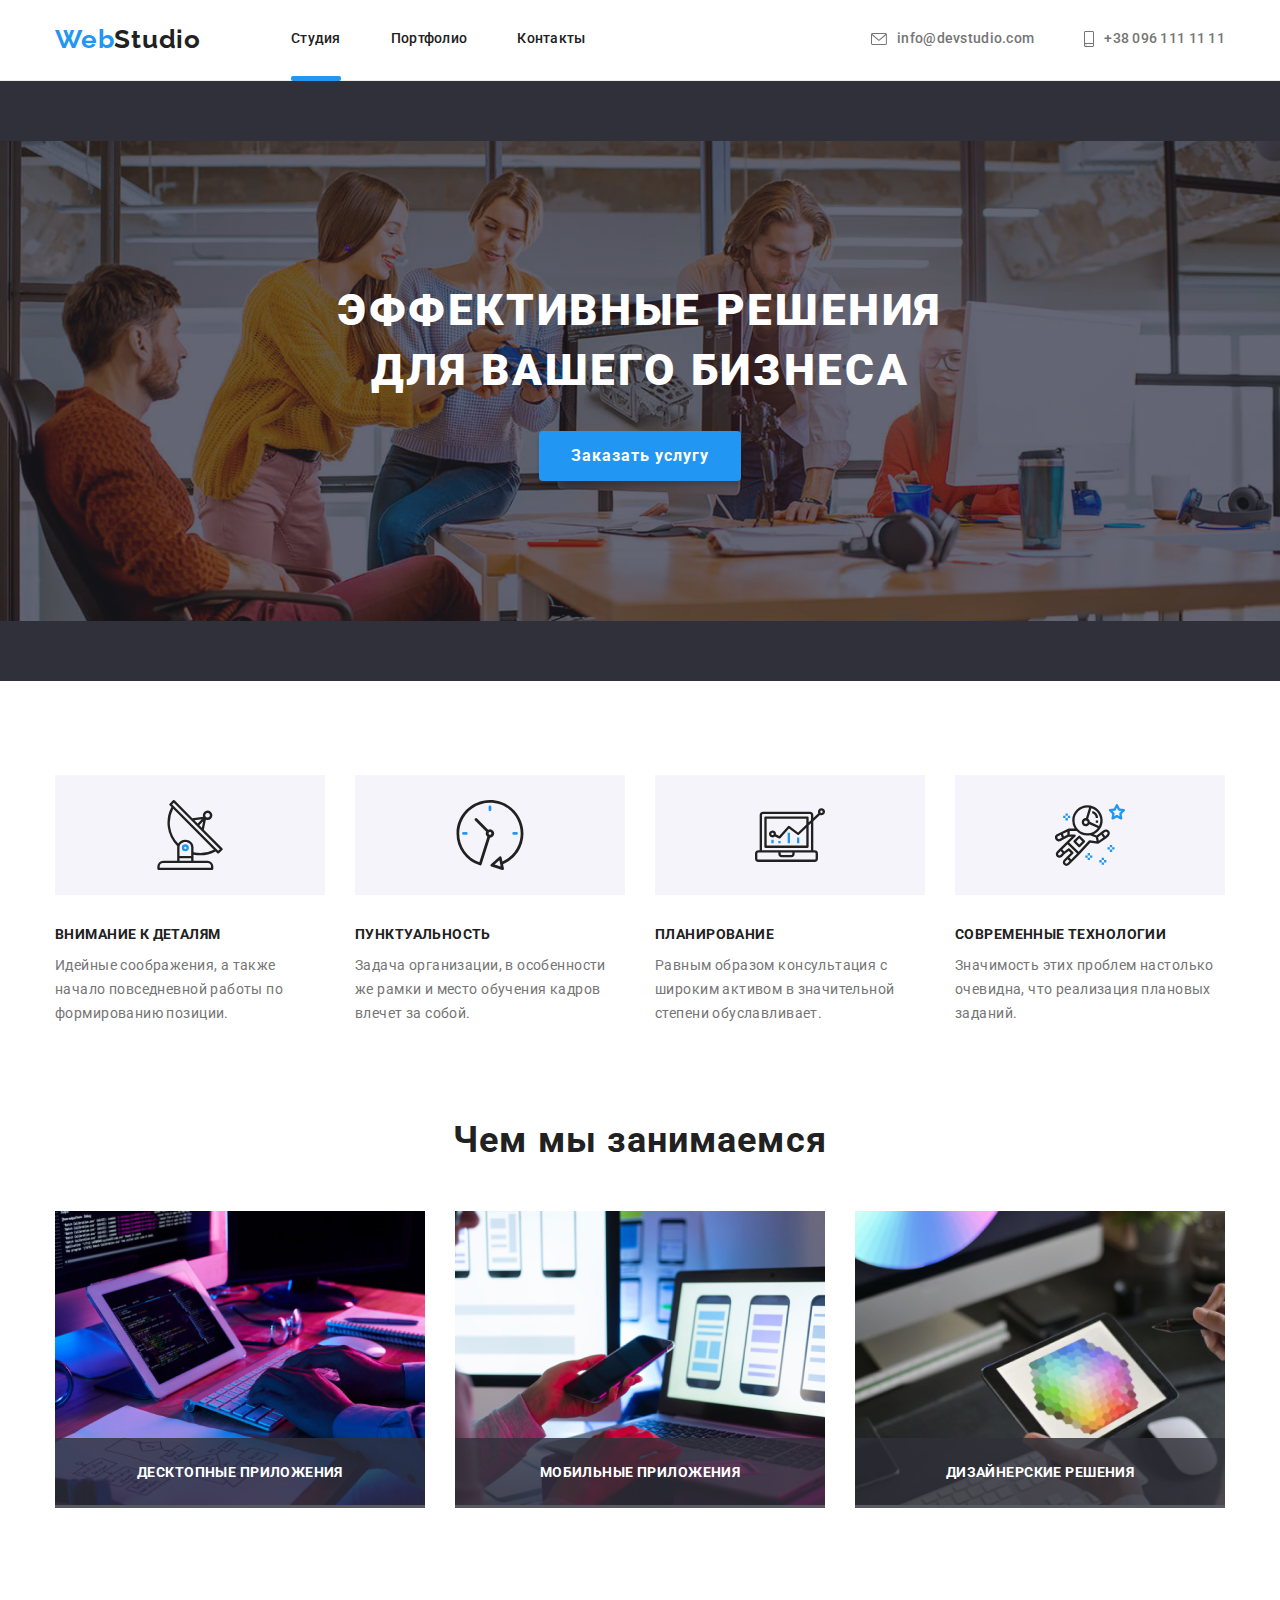
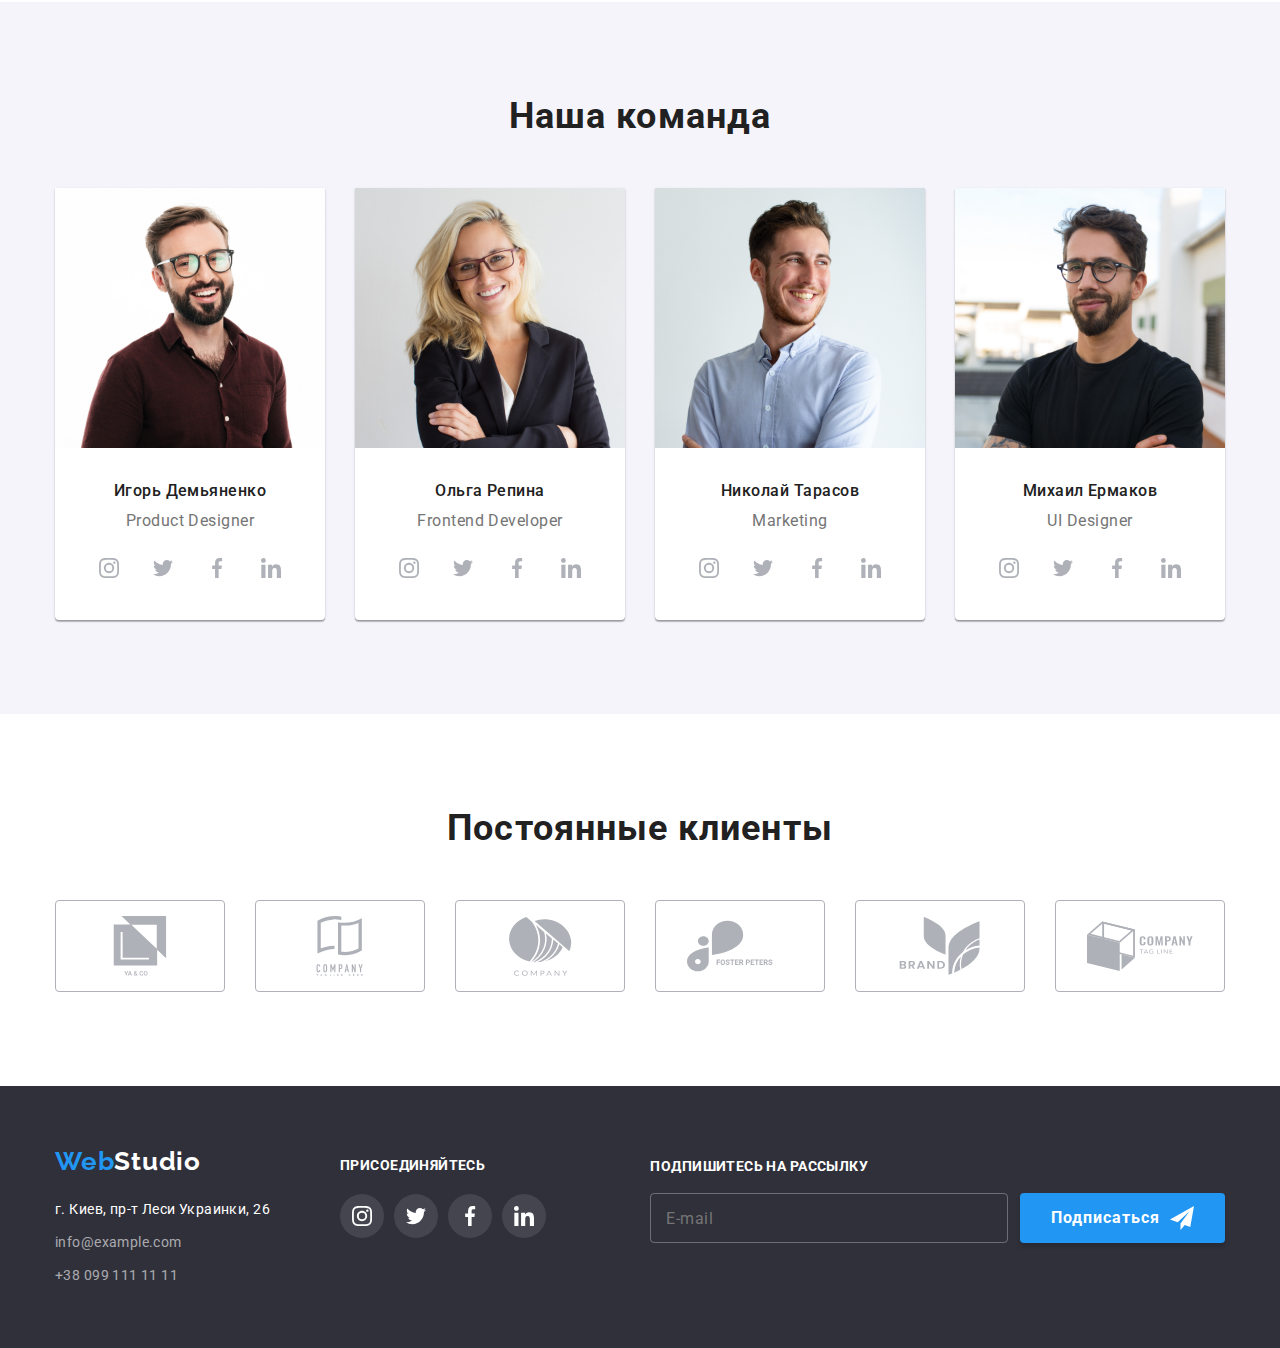
<file: index.html>
<!DOCTYPE html>
<html lang="en">

<head>
    <meta charset="UTF-8">
    <meta http-equiv="X-UA-Compatible" content="IE=edge">
    <meta name="viewport" content="width=device-width, initial-scale=1.0">
    <title>Studio</title>
    <link rel="stylesheet" href="https://cdn.jsdelivr.net/npm/modern-normalize@1.1.0/modern-normalize.min.css">
    <link rel="stylesheet" href="./css/styles.css">
    <link rel="preconnect" href="https://fonts.googleapis.com">
    <link rel="preconnect" href="https://fonts.gstatic.com" crossorigin>
    <link
        href="https://fonts.googleapis.com/css2?family=Raleway:wght@700&family=Roboto:wght@400;500;700;900&display=swap"
        rel="stylesheet">

</head>

<body>

    <!-- Шапка сайта -->
    <header class="header">

        <div class="container header-container">
            <a href="index.html" class="logo link"><span class="logo-web list">Web</span><span
                    class="logo-studio list">Studio</span></a>
            <nav class="nav">

                <ul class="site-nav list">

                    <li class="site-nav-item"><a class="site-nav-link link active" href="index.html">Студия</a></li>
                    <li class="site-nav-item"><a class="site-nav-link link" href="portfolio.html">Портфолио</a></li>
                    <li class="site-nav-item"><a class="site-nav-link link" href="">Контакты</a></li>
                </ul>
            </nav>

            <ul class="address-nav list">

                <li class="address-nav-item"><a class="address-nav-link link" href="mailto:info@devstudio.com">
                        <svg class="mail-phone-icon" width="16" height="12">
                            <use href="./images/icons.svg#icon-mail"></use>
                        </svg>
                        info@devstudio.com</a></li>
                <li class="address-nav-item"><a class="address-nav-link link" href=tel:+380961111111>
                        <svg class="mail-phone-icon" width="10" height="16">
                            <use href="./images/icons.svg#icon-smartphone"></use>
                        </svg>
                        +38 096 111 11 11</a>
                </li>

            </ul>

        </div>

    </header>

    <main>

        <!-- Hero -->
        <section class="hero">
            <div class="container container-dashboard">
                <h1 class="dashboard">Эффективные решения для вашего бизнеса</h1>
                <button class="button-order mn-btn" type="button" data-modal-open>Заказать услугу</button>
                <div class="backdrop is-hidden" data-modal>

                    <div class="modal-wrapper">
                        <button class="modal-btn" data-modal-close>
                            <svg class="modal-btn-icon" width="18" height="18">
                                <use href="./images/icons.svg#icon-close-x"></use>
                            </svg>
                        </button>
                        <form class="modal-form">
                            <p class="modal-title">Оставьте свои данные, мы вам перезвоним</p>
                            <label class="modal-label">
                                <span class="modal-name">Имя</span>
                                <input class="modal-input" type="text" name="user-name" autofocus />
                                <svg class="modal-icon" width="18" height="18">
                                    <use href="./images/icons.svg#icon-person-modal"></use>
                                </svg>
                            </label>
                            <label class="modal-label">
                                <span class="modal-name">Телефон</span>
                                <input class="modal-input" type="tel" name="user-tel" />
                                <svg class="modal-icon" width="18" height="18">
                                    <use href="./images/icons.svg#icon-phone-modal"></use>
                                </svg>
                            </label>
                            <label class="modal-label">
                                <span class="modal-name">Почта</span>
                                <input class="modal-input" type="email" name="user-mail" />
                                <svg class="modal-icon" width="18" height="18">
                                    <use href="./images/icons.svg#icon-email-modal"></use>
                                </svg>
                            </label>
                            <label class="modal-label-comment">
                                <span class="modal-name">Комментарий</span>
                                <textarea class="modal-input" name="user-comment"
                                    placeholder="Введите текст"></textarea>
                            </label>
                            <label class="form-checkbox">

                                <input class="form-checkbox-input visually-hidden" type="checkbox"
                                    name="user-agreement" />
                                <span class="form-checkbox-custom-yes">
                                    <svg class="form-checkbox-icon" width="11" height="11">
                                        <use href="./images/icons.svg#icon-agree-modal"></use>
                                    </svg>
                                </span>
                                <!-- <span class="form-checkbox-custom-box">
                                    <svg class="form-checkbox-icon" width="16" height="15">
                                        <use href="./images/icons.svg#icon-modal-agreement-box"></use>
                                    </svg>
                                </span> -->
                                <span class="form-checkbox-agreement">Соглашаюсь с рассылкой и принимаю <a
                                        class="modal-link" href="">Условия
                                        договора</a></span>
                            </label>



                            <button type="submit" class="modal-form-btn">Отправить</button>
                        </form>
                    </div>
                </div>
            </div>

        </section>
        <!-- Features -->
        <section class="features section">
            <div class="container container-features">
                <ul class="features-item list">
                    <li class="features-item-box list">
                        <span class="features-item-bg"><svg class="features-item-icon" width="70" height="70">
                                <use href="./images/icons.svg#icon-antenna"></use>
                            </svg>
                        </span>
                        <h3 class="features-item-title">Внимание к деталям</h3>
                        <p class="features-item-subtitle">Идейные соображения, а также начало повседневной работы по
                            формированию позиции.</p>
                    </li>
                    <li class="features-item-box list">
                        <span class="features-item-bg"><svg class="features-item-icon" width="70" height="70">
                                <use href="./images/icons.svg#icon-clock"></use>
                            </svg>
                        </span>
                        <h3 class="features-item-title">Пунктуальность</h3>
                        <p class="features-item-subtitle">Задача организации, в особенности же рамки и место обучения
                            кадров влечет за собой.</p>
                    </li>
                    <li class="features-item-box list">
                        <span class="features-item-bg"><svg class="features-item-icon" width="70" height="70">
                                <use href="./images/icons.svg#icon-diagram"></use>
                            </svg>
                        </span>
                        <h3 class="features-item-title">Планирование</h3>
                        <p class="features-item-subtitle">Равным образом консультация с широким активом в значительной
                            степени обуславливает.</p>
                    </li>
                    <li class="features-item-box list">
                        <span class="features-item-bg"><svg class="features-item-icon" width="70" height="70">
                                <use href="./images/icons.svg#icon-astronaut"></use>
                            </svg>
                        </span>
                        <h3 class="features-item-title">Современные технологии</h3>
                        <p class="features-item-subtitle">Значимость этих проблем настолько очевидна, что реализация
                            плановых заданий.</p>
                    </li>
                </ul>
            </div>

        </section>

        <!-- What we do -->
        <section class="do section">
            <div class="container">

                <h2 class="title">Чем мы занимаемся</h2>
                <ul class="do-list list">
                    <li class="do-list-item">
                        <img src="./images/box-1.jpg" width="370" alt="coding">
                        <p class="do-item-desc">Десктопные приложения</p>
                    </li>
                    <li class="do-list-item">
                        <img src="./images/box-2.jpg" width="370" alt="testing">
                        <p class="do-item-desc">мобильные приложения</p>
                    </li>
                    <li class="do-list-item">
                        <img src="./images/box-3.jpg" width="370" alt="formatting">
                        <p class="do-item-desc">дизайнерские решения</p>
                    </li>
                </ul>
            </div>

        </section>

        <!-- Our team -->

        <section class="team-main section">
            <div class="container">
                <h2 class="title">Наша команда</h2>
                <ul class="team list">
                    <li class="team-person">
                        <img src="./images/igor.jpg" width="270" alt="Игорь Демьяненко">
                        <div class="name-and-position">
                            <h3 class="team-person-name">Игорь Демьяненко</h3>
                            <p class="team-person-postion">Product Designer</p>
                            <ul class="socials list">
                                <li class="socials-items">
                                    <a class="socials-link link" href="" target="_blank" rel="noopener noreferrer"
                                        aria-label="иконка instagram">
                                        <svg class="socials-icon" width="20" height="20">
                                            <use href="./images/icons.svg#icon-instagram"></use>
                                        </svg>
                                    </a>
                                </li>
                                <li class="socials-items">
                                    <a class="socials-link link" href="" target="_blank" rel="noopener noreferrer"
                                        aria-label="иконка twitter">
                                        <svg class="socials-icon" width="20" height="20">
                                            <use href="./images/icons.svg#icon-twitter"></use>
                                        </svg>
                                    </a>
                                </li>
                                <li class="socials-items">
                                    <a class="socials-link link" href="" target="_blank" rel="noopener noreferrer"
                                        aria-label="иконка facebook">
                                        <svg class="socials-icon" width="120" height="20">
                                            <use href="./images/icons.svg#icon-facebook"></use>
                                        </svg>
                                    </a>
                                </li>
                                <li class="socials-items">
                                    <a class="socials-link link" href="" target="_blank" rel="noopener noreferrer"
                                        aria-label="иконка linkedin">
                                        <svg class="socials-icon" width="20" height="20">
                                            <use href="./images/icons.svg#icon-linkedin"></use>
                                        </svg>
                                    </a>
                                </li>
                            </ul>
                        </div>
                    </li>

                    <li class="team-person">
                        <img src="./images/olga.jpg" width="270" alt="Ольга Репина">
                        <div class="name-and-position">
                            <h3 class="team-person-name">Ольга Репина</h3>
                            <p class="team-person-postion">Frontend Developer</p>
                            <ul class="socials list">
                                <li class="socials-items">
                                    <a class="socials-link link" href="" target="_blank" rel="noopener noreferrer"
                                        aria-label="иконка instagram">
                                        <svg class="socials-icon" width="20" height="20">
                                            <use href="./images/icons.svg#icon-instagram"></use>
                                        </svg>
                                    </a>
                                </li>
                                <li class="socials-items">
                                    <a class="socials-link link" href="" target="_blank" rel="noopener noreferrer"
                                        aria-label="иконка twitter">
                                        <svg class="socials-icon" width="20" height="20">
                                            <use href="./images/icons.svg#icon-twitter"></use>
                                        </svg>
                                    </a>
                                </li>
                                <li class="socials-items">
                                    <a class="socials-link link" href="" target="_blank" rel="noopener noreferrer"
                                        aria-label="иконка facebook">
                                        <svg class="socials-icon" width="120" height="20">
                                            <use href="./images/icons.svg#icon-facebook"></use>
                                        </svg>
                                    </a>
                                </li>
                                <li class="socials-items">
                                    <a class="socials-link link" href="" target="_blank" rel="noopener noreferrer"
                                        aria-label="иконка linkedin">
                                        <svg class="socials-icon" width="20" height="20">
                                            <use href="./images/icons.svg#icon-linkedin"></use>
                                        </svg>
                                    </a>
                                </li>
                            </ul>
                        </div>

                    </li>
                    <li class="team-person">
                        <img src="./images/nick.jpg" width="270" alt="Николай Тарасов">
                        <div class="name-and-position">
                            <h3 class="team-person-name">Николай Тарасов</h3>
                            <p class="team-person-postion">Marketing</p>
                            <ul class="socials list">
                                <li class="socials-items">
                                    <a class="socials-link link" href="" target="_blank" rel="noopener noreferrer"
                                        aria-label="иконка instagram">
                                        <svg class="socials-icon" width="20" height="20">
                                            <use href="./images/icons.svg#icon-instagram"></use>
                                        </svg>
                                    </a>
                                </li>
                                <li class="socials-items">
                                    <a class="socials-link link" href="" target="_blank" rel="noopener noreferrer"
                                        aria-label="иконка twitter">
                                        <svg class="socials-icon" width="20" height="20">
                                            <use href="./images/icons.svg#icon-twitter"></use>
                                        </svg>
                                    </a>
                                </li>
                                <li class="socials-items">
                                    <a class="socials-link link" href="" target="_blank" rel="noopener noreferrer"
                                        aria-label="иконка facebook">
                                        <svg class="socials-icon" width="120" height="20">
                                            <use href="./images/icons.svg#icon-facebook"></use>
                                        </svg>
                                    </a>
                                </li>
                                <li class="socials-items">
                                    <a class="socials-link link" href="" target="_blank" rel="noopener noreferrer"
                                        aria-label="иконка linkedin">
                                        <svg class="socials-icon" width="20" height="20">
                                            <use href="./images/icons.svg#icon-linkedin"></use>
                                        </svg>
                                    </a>
                                </li>
                            </ul>
                        </div>

                    </li>
                    <li class="team-person">
                        <img src="./images/michael.jpg" width="270" alt="Михаил Ермаков">
                        <div class="name-and-position">
                            <h3 class="team-person-name">Михаил Ермаков</h3>
                            <p class="team-person-postion">UI Designer</p>
                            <ul class="socials list">
                                <li class="socials-items">
                                    <a class="socials-link link" href="" target="_blank" rel="noopener noreferrer"
                                        aria-label="иконка instagram">
                                        <svg class="socials-icon" width="20" height="20">
                                            <use href="./images/icons.svg#icon-instagram"></use>
                                        </svg>
                                    </a>
                                </li>
                                <li class="socials-items">
                                    <a class="socials-link link" href="" target="_blank" rel="noopener noreferrer"
                                        aria-label="иконка twitter">
                                        <svg class="socials-icon" width="20" height="20">
                                            <use href="./images/icons.svg#icon-twitter"></use>
                                        </svg>
                                    </a>
                                </li>
                                <li class="socials-items">
                                    <a class="socials-link link" href="" target="_blank" rel="noopener noreferrer"
                                        aria-label="иконка facebook">
                                        <svg class="socials-icon" width="120" height="20">
                                            <use href="./images/icons.svg#icon-facebook"></use>
                                        </svg>
                                    </a>
                                </li>
                                <li class="socials-items">
                                    <a class="socials-link link" href="" target="_blank" rel="noopener noreferrer"
                                        aria-label="иконка linkedin">
                                        <svg class="socials-icon" width="20" height="20">
                                            <use href="./images/icons.svg#icon-linkedin"></use>
                                        </svg>
                                    </a>
                                </li>
                            </ul>
                        </div>

                    </li>
                </ul>
            </div>

        </section>
        <!-- Our clients -->
        <section class="our-clients section">

            <h2 class="title">Постоянные клиенты</h2>
            <ul class="clients list">
                <li class="clients-item">
                    <a class="clients-link" href="">
                        <svg class="clients-icon" width="106" height="60">
                            <use href="./images/icons.svg#icon-group"></use>
                        </svg>
                    </a>
                </li>
                <li class="clients-item">
                    <a class="clients-link" href="">
                        <svg class="clients-icon" width="106" height="60">
                            <use href="./images/icons.svg#icon-group-1"></use>
                        </svg>
                    </a>
                </li>
                <li class="clients-item">
                    <a class="clients-link" href="">
                        <svg class="clients-icon" width="106" height="60">
                            <use href="./images/icons.svg#icon-group-2"></use>
                        </svg>
                    </a>
                </li>
                <li class="clients-item">
                    <a class="clients-link" href="">
                        <svg class="clients-icon" width="106" height="60">
                            <use href="./images/icons.svg#icon-group-3"></use>
                        </svg>
                    </a>
                </li>
                <li class="clients-item ">
                    <a class="clients-link link" href="">
                        <svg class="clients-icon" width="106" height="60">
                            <use href="./images/icons.svg#icon-group-4"></use>
                        </svg>
                    </a>
                </li>
                <li class="clients-item">
                    <a class="clients-link" href="">
                        <svg class="clients-icon" width="106" height="60">
                            <use href="./images/icons.svg#icon-group-5"></use>
                        </svg>
                    </a>
                </li>
            </ul>


        </section>



    </main>
    <!-- Footer -->
    <footer class="footer">
        <div class="container footer-container">
            <a href="" class="logo link"><span class="logo-web link">Web</span><span
                    class="footer-logo-studio link">Studio</span></a>
            <div class="footer-adress-and-socials">
                <address class="footer-adress">
                    <span class="footer-address-kyiv">г. Киев, пр-т Леси Украинки, 26</span>
                    <p class="footer-only-mail"><a class="footer-mail-phone link"
                            href="mailto:info@example.com">info@example.com</a></p>
                    <a class="footer-mail-phone link" href="tel:+380991111111">+38 099 111 11 11</a>
                </address>
                <div class="footer-socials-container">
                    <h3 class="footer-header">Присоединяйтесь</h3>
                    <ul class="footer-socials list">
                        <li class="footer-socials-items">
                            <a class="footer-socials-link link" href="" target="_blank" rel="noopener noreferrer"
                                aria-label="иконка instagram">
                                <svg class="footer-socials-icon" width="20" height="20">
                                    <use href="./images/icons.svg#icon-instagram"></use>
                                </svg>
                            </a>
                        </li>
                        <li class="footer-socials-items">
                            <a class="footer-socials-link link" href="" target="_blank" rel="noopener noreferrer"
                                aria-label="иконка twitter">
                                <svg class="footer-socials-icon" width="20" height="20">
                                    <use href="./images/icons.svg#icon-twitter"></use>
                                </svg>
                            </a>
                        </li>
                        <li class="footer-socials-items">
                            <a class="footer-socials-link link" href="" target="_blank" rel="noopener noreferrer"
                                aria-label="иконка facebook">
                                <svg class="footer-socials-icon" width="20" height="20">
                                    <use href="./images/icons.svg#icon-facebook"></use>
                                </svg>
                            </a>
                        </li>
                        <li class="footer-socials-items">
                            <a class="footer-socials-link link" href="" target="_blank" rel="noopener noreferrer"
                                aria-label="иконка linkedin">
                                <svg class="footer-socials-icon" width="20" height="20">
                                    <use href="./images/icons.svg#icon-linkedin"></use>
                                </svg>
                            </a>
                        </li>
                    </ul>

                </div>
                <form class="subscribe-footer-form">
                    <h3 class="footer-header-form">Подпишитесь на рассылку</h3>
                    <label class="subscribe-footer-label">
                        <input class="subscribe-footer-email" type="email" name="subscribe-email-footer"
                            placeholder="E-mail" />


                    </label>

                    <button class="subscribe-button-footer" type="submit">Подписаться
                        <svg class="subscribe-icon-footer" width="24" height="24">
                            <use href="./images/icons.svg#icon-send-footer"></use>
                        </svg>
                    </button>



                </form>
            </div>
        </div>

    </footer>

    <script src="./js/modal.js"></script>
</body>

</html>
</file>
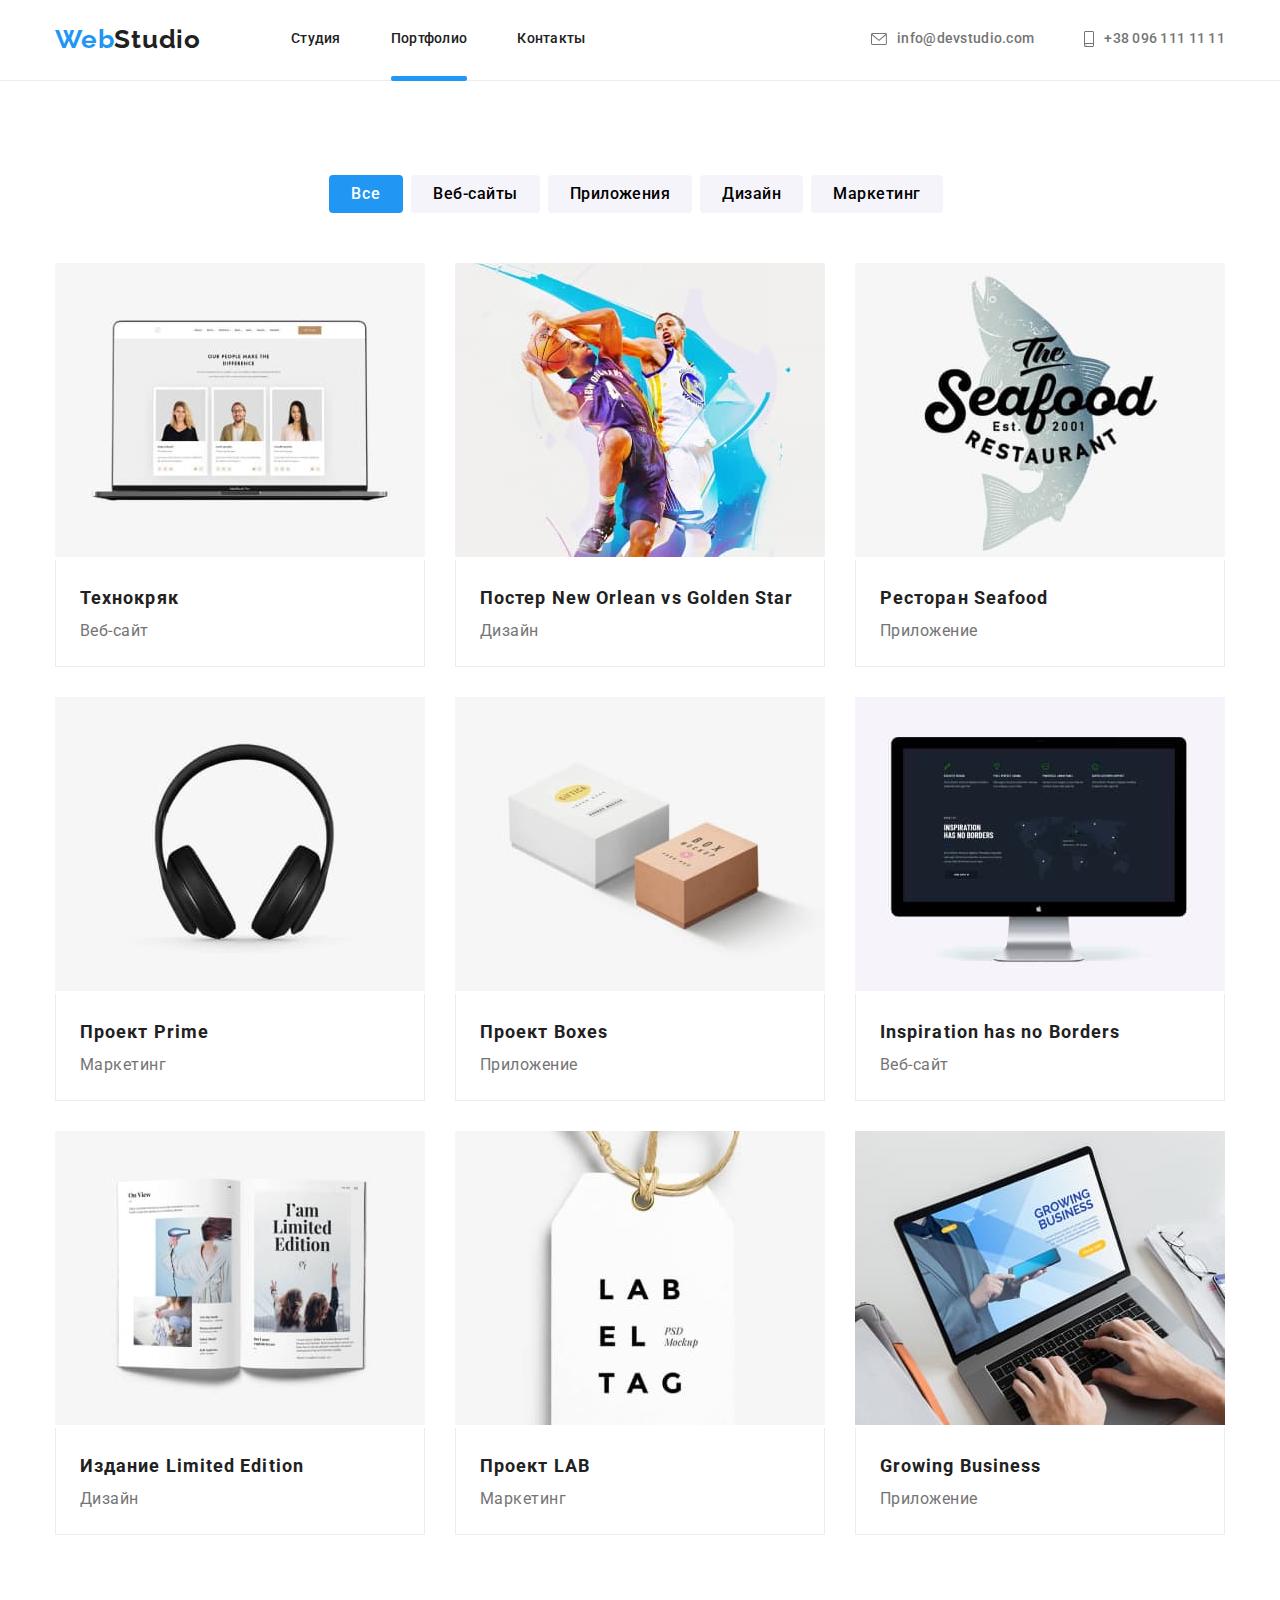
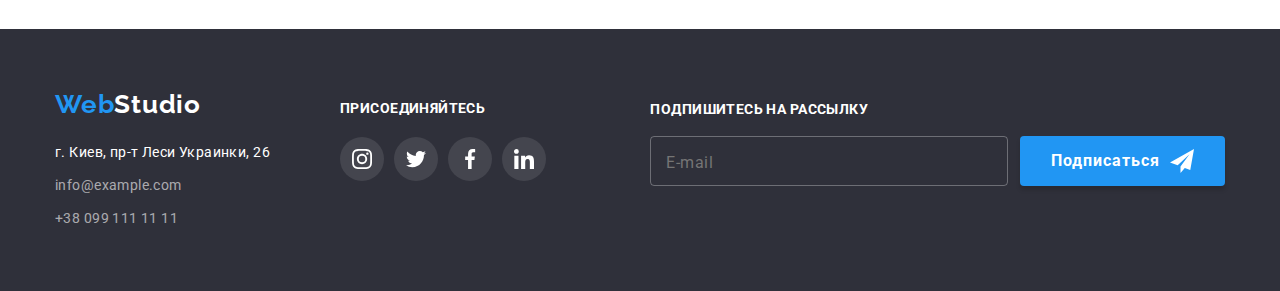
<file: portfolio.html>
<!DOCTYPE html>
<html lang="en">

<head>
    <meta charset="UTF-8">
    <meta http-equiv="X-UA-Compatible" content="IE=edge">
    <meta name="viewport" content="width=device-width, initial-scale=1.0">
    <title>Studio</title>
    <link rel="stylesheet" href="https://cdn.jsdelivr.net/npm/modern-normalize@1.1.0/modern-normalize.min.css">
    <link rel="stylesheet" href="./css/styles.css" />
    <link rel="preconnect" href="https://fonts.googleapis.com">
    <link rel="preconnect" href="https://fonts.gstatic.com" crossorigin>
    <link
        href="https://fonts.googleapis.com/css2?family=Raleway:wght@700&family=Roboto:wght@400;500;700;900&display=swap"
        rel="stylesheet">
</head>

<body>

    <!-- Шапка сайта -->
    <header class="header">

        <div class="container header-container">
            <a href="index.html" class="logo link"><span class="logo-web list">Web</span><span
                    class="logo-studio list">Studio</span></a>
            <nav class="nav">

                <ul class="site-nav list">

                    <li class="site-nav-item"><a class="site-nav-link link" href="index.html">Студия</a></li>
                    <li class="site-nav-item"><a class="site-nav-link link active" href="portfolio.html">Портфолио</a>
                    </li>
                    <li class="site-nav-item"><a class="site-nav-link link" href="">Контакты</a></li>
                </ul>
            </nav>

            <ul class="address-nav list">

                <li class="address-nav-item"><a class="address-nav-link link" href="mailto:info@devstudio.com">
                        <svg class="mail-phone-icon" width="16" height="12">
                            <use href="./images/icons.svg#icon-mail"></use>
                        </svg>
                        info@devstudio.com</a></li>
                <li class="address-nav-item"><a class="address-nav-link link" href=tel:+380961111111>
                        <svg class="mail-phone-icon" width="10" height="16">
                            <use href="./images/icons.svg#icon-smartphone"></use>
                        </svg>
                        +38 096 111 11 11</a>
                </li>

            </ul>

        </div>

    </header>

    <main>

        <!-- Фильтр -->

        <section class="portfolio-main section">
            <div class="container">
                <ul class="filter list">
                    <li><button class="filter-btn active-filter" type="button">Все</button></li>
                    <li><button class="filter-btn" type="button">Веб-сайты</button></li>
                    <li><button class="filter-btn" type="button">Приложения</button></li>
                    <li><button class="filter-btn" type="button">Дизайн</button></li>
                    <li><button class="filter-btn" type="button">Маркетинг</button></li>
                </ul>
            </div>

            <!-- Porfolio -->


            <div class="container">
                <ul class="portfolio list">
                    <li class="portfolio-item"><a class="portfolio-item-link link" href="">
                            <div class="portfolio-image-box">
                                <img src="./images/portfolio/techno-crack.jpg" width="370" alt="techno-crack">

                                <div class="portfolio-overlay">
                                    <p class="portfolio-descr">Ресурс предлагает комплексные предложения с разным
                                        уровнем функционала и сервисов. Все это позволит посетителю получить
                                        исчерпывающие сведения о компании или частном лице.</p>
                                </div>
                            </div>
                            <div class="portfolio-item-and-product">
                                <h3 class="portfolio-item-name">Технокряк</h3>
                                <p class="portfolio-item-product">Веб-сайт</p>
                            </div>

                        </a></li>
                    <li class="portfolio-item"><a class="portfolio-item-link link" href="">
                            <div class="portfolio-image-box">
                                <img src="./images/portfolio/new-orlean.jpg" width="370"
                                    alt="Постер New Orlean vs Golden Star">
                                <div class="portfolio-overlay">
                                    <p class="portfolio-descr">Ресурс предлагает комплексные предложения с разным
                                        уровнем функционала и сервисов. Все это позволит посетителю получить
                                        исчерпывающие сведения о компании или частном лице.</p>
                                </div>
                            </div>
                            <div class="portfolio-item-and-product">
                                <h3 class="portfolio-item-name">Постер New Orlean vs Golden Star</h3>
                                <p class="portfolio-item-product">Дизайн</p>
                            </div>
                        </a></li>

                    <li class="portfolio-item"><a class="portfolio-item-link link" href="">
                            <div class="portfolio-image-box">
                                <img src="./images/portfolio/seafood-rest.jpg" width="370" alt="seafood-rest">
                                <div class="portfolio-overlay">
                                    <p class="portfolio-descr">Ресурс предлагает комплексные предложения с разным
                                        уровнем функционала и сервисов. Все это позволит посетителю получить
                                        исчерпывающие сведения о компании или частном лице.</p>
                                </div>
                            </div>
                            <div class="portfolio-item-and-product">
                                <h3 class="portfolio-item-name">Ресторан Seafood</h3>
                                <p class="portfolio-item-product">Приложение</p>
                            </div>
                        </a></li>



                    <li class="portfolio-item"><a class="portfolio-item-link link" href="">
                            <div class="portfolio-image-box">
                                <img src="./images/portfolio/headphones.jpg" width="370" alt="Prime">
                                <div class="portfolio-overlay">
                                    <p class="portfolio-descr">Ресурс предлагает комплексные предложения с разным
                                        уровнем функционала и сервисов. Все это позволит посетителю получить
                                        исчерпывающие сведения о компании или частном лице.</p>
                                </div>
                            </div>
                            <div class="portfolio-item-and-product">
                                <h3 class="portfolio-item-name">Проект Prime</h3>
                                <p class="portfolio-item-product">Маркетинг</p>
                            </div>
                        </a></li>


                    <li class="portfolio-item"><a class="portfolio-item-link link" href="">
                            <div class="portfolio-image-box">
                                <img src="./images/portfolio/boxes.jpg" width="370" alt="boxes">
                                <div class="portfolio-overlay">
                                    <p class="portfolio-descr">Ресурс предлагает комплексные предложения с разным
                                        уровнем функционала и сервисов. Все это позволит посетителю получить
                                        исчерпывающие сведения о компании или частном лице.</p>
                                </div>
                            </div>
                            <div class="portfolio-item-and-product">
                                <h3 class="portfolio-item-name">Проект Boxes</h3>
                                <p class="portfolio-item-product">Приложение</p>
                            </div>
                        </a></li>


                    <li class="portfolio-item"><a class="portfolio-item-link link" href="">
                            <div class="portfolio-image-box">
                                <img src="./images/portfolio/no-borders.jpg" width="370"
                                    alt="Inspiration has no Borders">
                                <div class="portfolio-overlay">
                                    <p class="portfolio-descr">Ресурс предлагает комплексные предложения с разным
                                        уровнем функционала и сервисов. Все это позволит посетителю получить
                                        исчерпывающие сведения о компании или частном лице.</p>
                                </div>
                            </div>
                            <div class="portfolio-item-and-product">
                                <h3 class="portfolio-item-name">Inspiration has no Borders</h3>
                                <p class="portfolio-item-product">Веб-сайт</p>
                            </div>
                        </a></li>


                    <li class="portfolio-item"><a class="portfolio-item-link link" href="">
                            <div class="portfolio-image-box">
                                <img src="./images/portfolio/books.jpg" width="370" alt="Limited Edition">
                                <div class="portfolio-overlay">
                                    <p class="portfolio-descr">Ресурс предлагает комплексные предложения с разным
                                        уровнем функционала и сервисов. Все это позволит посетителю получить
                                        исчерпывающие сведения о компании или частном лице.</p>
                                </div>
                            </div>
                            <div class="portfolio-item-and-product">
                                <h3 class="portfolio-item-name">Издание Limited Edition</h3>
                                <p class="portfolio-item-product">Дизайн</p>
                            </div>
                        </a></li>


                    <li class="portfolio-item"><a class="portfolio-item-link link" href="">
                            <div class="portfolio-image-box">
                                <img src="./images/portfolio/label.jpg" width="370" alt="LAB">
                                <div class="portfolio-overlay">
                                    <p class="portfolio-descr">Ресурс предлагает комплексные предложения с разным
                                        уровнем функционала и сервисов. Все это позволит посетителю получить
                                        исчерпывающие сведения о компании или частном лице.</p>
                                </div>
                            </div>
                            <div class="portfolio-item-and-product">
                                <h3 class="portfolio-item-name">Проект LAB</h3>
                                <p class="portfolio-item-product">Маркетинг</p>
                            </div>
                        </a></li>



                    <li class="portfolio-item"><a class="portfolio-item-link link" href="">
                            <div class="portfolio-image-box">
                                <img src="./images/portfolio/growing-bussines.jpg" width="370" alt="Growing Business">
                                <div class="portfolio-overlay">
                                    <p class="portfolio-descr">Ресурс предлагает комплексные предложения с разным
                                        уровнем функционала и сервисов. Все это позволит посетителю получить
                                        исчерпывающие сведения о компании или частном лице.</p>
                                </div>
                            </div>
                            <div class="portfolio-item-and-product">
                                <h3 class="portfolio-item-name">Growing Business</h3>
                                <p class="portfolio-item-product">Приложение</p>
                            </div>
                        </a></li>





                </ul>
            </div>
        </section>



    </main>

    <footer class="footer">
        <div class="container footer-container">
            <a href="" class="logo link"><span class="logo-web link">Web</span><span
                    class="footer-logo-studio link">Studio</span></a>
            <div class="footer-adress-and-socials">
                <address class="footer-adress">
                    <span class="footer-address-kyiv">г. Киев, пр-т Леси Украинки, 26</span>
                    <p class="footer-only-mail"><a class="footer-mail-phone link"
                            href="mailto:info@example.com">info@example.com</a></p>
                    <a class="footer-mail-phone link" href="tel:+380991111111">+38 099 111 11 11</a>
                </address>
                <div class="footer-socials-container">
                    <h3 class="footer-header">Присоединяйтесь</h3>
                    <ul class="footer-socials list">
                        <li class="footer-socials-items">
                            <a class="footer-socials-link link" href="" target="_blank" rel="noopener noreferrer"
                                aria-label="иконка instagram">
                                <svg class="footer-socials-icon" width="20" height="20">
                                    <use href="./images/icons.svg#icon-instagram"></use>
                                </svg>
                            </a>
                        </li>
                        <li class="footer-socials-items">
                            <a class="footer-socials-link link" href="" target="_blank" rel="noopener noreferrer"
                                aria-label="иконка twitter">
                                <svg class="footer-socials-icon" width="20" height="20">
                                    <use href="./images/icons.svg#icon-twitter"></use>
                                </svg>
                            </a>
                        </li>
                        <li class="footer-socials-items">
                            <a class="footer-socials-link link" href="" target="_blank" rel="noopener noreferrer"
                                aria-label="иконка facebook">
                                <svg class="footer-socials-icon" width="20" height="20">
                                    <use href="./images/icons.svg#icon-facebook"></use>
                                </svg>
                            </a>
                        </li>
                        <li class="footer-socials-items">
                            <a class="footer-socials-link link" href="" target="_blank" rel="noopener noreferrer"
                                aria-label="иконка linkedin">
                                <svg class="footer-socials-icon" width="20" height="20">
                                    <use href="./images/icons.svg#icon-linkedin"></use>
                                </svg>
                            </a>
                        </li>
                    </ul>

                </div>
                <form class="subscribe-footer-form">
                    <h3 class="footer-header-form">Подпишитесь на рассылку</h3>
                    <label class="subscribe-footer-label">
                        <input class="subscribe-footer-email" type="email" name="subscribe-email-footer"
                            placeholder="E-mail" />


                    </label>

                    <button class="subscribe-button-footer" type="submit">Подписаться
                        <svg class="subscribe-icon-footer" width="24" height="24">
                            <use href="./images/icons.svg#icon-send-footer"></use>
                        </svg>
                    </button>



                </form>
            </div>
        </div>

    </footer>

</body>

</html>
</file>
<file: css/styles.css>
/* основной текст #212121 */
/* вторичный текст #757575 */
/* акцент линк синий #2196F3; */
/* белый #FFFFFF */
/* белый футер rgba(255, 255, 255, 0,6) */

:root {
  --main-font: "Roboto", sans-serif;
  --secondary-font: "Raleway", sans-serif;
  --main-black-color: #212121;
  --secondary-text: #757575;
  --mail-phone-color: rgba(117, 117, 117, 1);
  --link-color: #2196f3;
  --white: #ffffff;
  --footer-white: rgba(255, 255, 255, 0.6);
  --bg-dark-color: #2F303A;
  --gradient-color: rgba(47, 48, 58, 0.4);
  --icon-color: rgba(175, 177, 184, 1);
  --icon-hover-color: rgba(33, 150, 243, 1);
  --icon-feature-bg-color: #F5F4FA;
  --footer-icon-color: rgba(255, 255, 255, 0.1);
  --do-item-desc-color: rgba(47, 48, 58, 0.8);
  --portfolio-item-hover-color: rgba(33, 150, 243, 0.9);
  --cubic-animation: 250ms cubic-bezier(0.4, 0, 0.2, 1)
}
body {
  font-family: var(--main-font);
  font-size: 14px;
  line-height: 1.15;
  letter-spacing: 0.02em;
  background-color: var(--white);
  color: var(--main-black-color);
}

h1, h2, h3, h4, p {
  margin-top: 0;
  margin-bottom: 0;
}



.container {
  width: 1200px;
  padding-left: 15px;
  padding-right: 15px;
  margin-right: auto;
  margin-left: auto;
}

.section {
  padding-top: 94px;
  padding-bottom: 94px;
}

.list {
  padding-left: 0;
  margin-top: 0;
  margin-bottom: 0;
  list-style: none;
}

.link {
  text-decoration: none;
}

/* visually-hidden hide elements */

.visually-hidden {
  position: absolute;
  width: 1px;
  height: 1px;
  margin: -1px;
  border: 0;
  padding: 0;
  
  white-space: nowrap;
  clip-path: inset(100%);
  clip: rect(0 0 0 0);
  overflow: hidden;
}

/* header */

.header {
  padding-top: 24px;
  padding-bottom: 25px;
  border-bottom: 1px solid #ECECEC;
}

.header-container {
  display: flex;
  align-items: center;
}

.logo {
font-weight: 700;
font-size: 26px;
line-height: 1.19;
letter-spacing: 0.03em;
margin-right: 90px;
text-decoration: none;
  
}

.logo-web {
  color: var(--link-color);
  font-family: var(--secondary-font);
}

.logo-studio {
  color: var(--main-black-color);
  font-family: var(--secondary-font);
}

.site-nav {
  display: flex;
  align-items: center;
  
}

.site-nav-item {
  margin-right: 50px ;
  align-items: center;
}

.site-nav-item:last-child {
  margin: 0;
}

.site-nav-link,
.site-nav-link:visited {
  position: relative;
 display: block; 
font-weight: 500;
font-size: 14px;
line-height: 1.14;
color: var(--main-black-color);
transition: color var(--cubic-animation);
}


.site-nav-link:hover,
.site-nav-link:focus {
  color: var(--link-color);
}

.site-nav-link .active {
  background-color: var(--link-color);
}

.active::after {
  content: '';
  display: block;
  position: absolute;
  width: 100%;
  height: 5px;
  background-color: var(--link-color);
  color: var(--link-color);
  border-radius: 2px;
  left: 0;
  bottom: 0;
  top: 45px;
}

.address-nav {
  display: flex;
  align-items: center;
  margin-left: auto;
}


.address-nav-item {
  margin-right: 50px;
}

.address-nav-item:last-child {
  margin-right: 0;
}

.address-nav-link,
.address-nav-link:visited {
display: flex;
justify-content: center;
align-items: center;  
font-weight: 500;
font-size: 14px;
line-height: 1.14;
letter-spacing: 0.02em;
color: var(--mail-phone-color);
transition: color var(--cubic-animation);

}

.address-nav-link:hover,
.address-nav-link:focus {
  color: var(--link-color);

}

.mail-phone-icon {
  margin-right: 10px;
  align-items: center;
  justify-content: center;
  fill: var(--mail-phone-color);
  transition: transform var(--cubic-animation), fill var(--cubic-animation);
  

}

.mail-phone-icon:hover,
.mail-phone-icon:focus {
  fill: var(--link-color);
}

.address-nav-link:hover .mail-phone-icon,
.address-nav-link:focus .mail-phone-icon {
  fill: var(--link-color);

}


/* modal form */

.backdrop {
  z-index: 10;
  position: fixed;
  left: 0;
  top: 0;
  width: 100%;
  height: 100%;
  background-color: rgba(0, 0, 0, 0.2);

}

.backdrop.is-hidden {
  opacity: 0;
  visibility: hidden;
  pointer-events: none;
}

.modal-wrapper {
  position: absolute;
  top: 50%;
  left: 50%;
  transform: translate(-50%, -50%);
  width: 528px;
  height: 581px;
  background-color: white;
  border-radius: 4px;
}


.modal-btn {
  position: absolute;
  top: 11px;
  right: 11px;
  display: flex;
  align-items: center;
  justify-content: center;
  padding: 0;
  width: 30px;
  height: 30px;
  border: 1px solid rgb(0, 0, 0, 0.1);
  border-radius: 50%;
  background-color: transparent;
  cursor: pointer;
  
}

.modal-btn-icon {
  fill: tomato;
  
  
}

.modal-form {
  padding: 40px;
  display: flex;
  flex-direction: column;
}

.modal-title {
  width: 448px;
  margin-bottom: 30px;
  font-weight: 700;
font-size: 20px;
line-height: 1.15;
text-align: center;
letter-spacing: 0.03em 
}

.modal-label {
  position: relative;
  width: 448px;
  height: 40px;

  font-weight: 400;
font-size: 12px;
line-height: 1.66;
margin-bottom: 28px;
border: 1px solid rgba(33, 33, 33, 0.2);
border-radius: 4px;
letter-spacing: 0.01em;
  color: #757575;
  transition: fill var(--cubic-animation), border-color var(--cubic-animation);
}

.modal-label:focus-within {
  fill: var(--link-color);
  border-color: var(--link-color);
}

.modal-name {
  position: absolute;
  transform: translateY(-100%);
}

.modal-input {
  justify-content: center;
  
  padding: 12px 12px 12px 42px;
  width: 100%;
  height: 40px;
  background-color: transparent;
  border: none;
  outline: transparent;
}

.modal-input:last-child {

  padding: 12px 16px;
  height: 100%;
  width: 448px;

}

.modal-icon {
  justify-content: center;
  position: absolute;
  margin: 11px 12px;
  top: 0%;
  left: 0%;
}

.modal-label-comment {
position: relative;
width: 448px;
height: 120px;
font-weight: 400;
font-size: 12px;
line-height: 1.66;
border: 1px solid rgba(33, 33, 33, 0.2);
border-radius: 4px;
letter-spacing: 0.01em;
color: #757575;
}

.modal-label-comment:focus-within {
  border-color: var(--link-color);
}
.modal-form textarea {
  resize: none;
  width: 416px;
  height: 96px;
}

.form-checkbox {
  display: flex;
  align-items: center;
  justify-content: center;
  gap: 5px;
  margin-top: 20px;
  margin-bottom: 30px;
}

.form-checkbox-custom-yes {
  display: inline-flex;
  align-items: center;
  justify-content: center;
  width: 16px;
  height: 15px;
  outline: 2px solid rgba(33, 33, 33, 1);
  outline-offset: -2px;
  border-radius: 2px;
  transition: background-color var(--cubic-animation), outline-color var(--cubic-animation) ;

}

.form-checkbox-input:checked + .form-checkbox-custom-yes {
  background-color: var(--link-color);
  outline-color: var(--link-color);
}

.form-checkbox-input:focus + .form-checkbox-custom-yes,
.form-checkbox-input:hover + .form-checkbox-custom-yes {
  outline-color: var(--link-color);
}
.form-checkbox-icon {
  color: white;
}

.form-checkbox-agreement {

  font-weight: 400;
font-size: 14px;
line-height: calc(24/14);
letter-spacing: 0.03em;

color: #757575;
user-select: none;
}

.modal-link {
  color: var(--link-color);
}


.modal-form-btn {

background-color: var(--link-color);
padding: 10px 55px;
display: block;
margin: 0 auto;
min-width: 200px;
border-radius: 4px;
border-color: transparent;
box-shadow: 0px 4px 4px rgba(0, 0, 0, 0.15);
color: #ffffff;
font-weight: 700;
font-size: 16px;
line-height: 1.88;
align-items: center;
text-align: center;
justify-content: center;
letter-spacing: 0.06em;
cursor: pointer;

}


/* Hero index */

.hero {
  max-width: 1600px;
  padding-top: 200px;
  padding-bottom: 200px;
  margin-left: auto;
  margin-right: auto;
  background-image: linear-gradient(to bottom, var(--gradient-color), var(--gradient-color)), url(../images/background/background_main.png);
  background-color: var(--bg-dark-color);
  background-repeat: no-repeat;
  background-position: center;
  background-size: contain;
}



.dashboard {
  padding-right: 250px;
  padding-left: 250px;
  margin-bottom: 30px;
  font-weight: 900;
  font-size: 44px;
  line-height: 1.36;
  text-align: center;
  letter-spacing: 0.06em;
  text-transform: uppercase;
  color: var(--white);
}

.button-order {

  padding-top: 30px;
  display: block;
  margin: 0 auto;
  min-width: 200px;
  padding: 8px 30px;
  border-radius: 4px;
  border-color: transparent;
  box-shadow: 0px 4px 4px rgba(0, 0, 0, 0.15);
  font-weight: 700;
  font-size: 16px;
  line-height: 1.87;
  align-items: center;
  text-align: center;
  letter-spacing: 0.06em;
  color: var(--white);
  background: var(--link-color);
  cursor: pointer;
}

/* Features */

.features {
  margin-bottom: -94px;
}

.container-features {
  display: flex;
}

.features-item {
  display: flex;
}

.features-item-box {
  
  width: 270px;
  height: 251px;
  margin-right: 30px;
}

.features-item-box:last-child {
  margin-right: 0;
}

.features-item-bg {
  display: flex;
  align-items: center;
  justify-content: center;
  margin-bottom: 30px;
  width: 270px;
  height: 120px;
  background-color:var(--icon-feature-bg-color);
}

.features-item-icon {
  display: flex;
  align-items: center;
  justify-content: center;
  
}
.features-item-title {
padding-bottom: 10px;
font-weight: 700;
font-size: 14px;
line-height: 1.4;
letter-spacing: 0.03em;
text-transform: uppercase;
}

.features-item-subtitle {

font-weight: 400;
font-size: 14px;
line-height: 1.71;
letter-spacing: 0.03em;
color: var(--secondary-text);
}

/* What we do */

.title {
  margin-bottom: 50px;
  font-weight: 700;
font-size: 36px;
line-height: 1.16;
text-align: center;
letter-spacing: 0.03em;
color: var(--main-black-color);
}

.do-list {
  display: flex;
}

.do-list-item {
  position: relative;
  margin-right: 30px;
}

.do-list-item:last-child{
  margin-right: 0;
}

.do-item-desc {
  position: absolute;
  bottom: 0;
  left: 0;
  width: 100%;
  height: 70px;
  content: "";
  display: flex;
  align-items: center;
  justify-content: center;
  background-color: var(--do-item-desc-color);
  font-weight: 700;
  font-size: 14px;
  line-height: 1.14;
  text-align: center;
  letter-spacing: 0.03em;
  text-transform: uppercase;
  color: var(--white);

}

.do-item-desc::before {
  
  
}

/* Team */

.team-main {
  background-color: #F5F4FA;
}

.team {
  display: flex;
  
}

.team-person {

  background-color: white;
margin-right: 30px;
font-size: 16px;
line-height: 1.19;
box-shadow: 0px 1px 3px rgba(0, 0, 0, 0.12), 0px 1px 1px rgba(0, 0, 0, 0.14), 0px 2px 1px rgba(0, 0, 0, 0.2);
border-radius: 0px 0px 4px 4px;

}

.team-person:last-child {
  margin: 0;
}

.name-and-position {
  padding: 30px 0;

}

.team-person-name {

  
  font-weight: 500;
  font-size: 16px;
  color: var(--main-black-color);
  text-align: center;
  line-height: 1.18;
  letter-spacing: 0.03em;

}

.team-person-postion {
  margin-bottom: 16px;
  margin-top: 10px;
  font-weight: 400;
  color: var(--secondary-text);
  text-align: center;
  letter-spacing: 0.03em;
}

/* Social icons */

.socials {
  display: flex;
  align-items: center;
  justify-content: center;
}

.socials-items {
  
  margin-right: 10px;
}

.socials-items:last-child {
  margin-right: 0;
}


.socials-link {
  
  display: flex;
  align-items: center;
  justify-content: center;
  width: 44px;
  height: 44px;
  background-color: var(--white);
  border-radius: 50%;
  transition: background-color var(--cubic-animation), fill var(--cubic-animation);
}

.socials-icon {
  fill: var(--icon-color);
  transition: fill var(--cubic-animation), background-color var(--cubic-animation);

  
  
}

.socials-link:hover,
.socials-link:focus {
  background-color: var(--icon-hover-color);
}

.socials-link:hover .socials-icon,
.socials-link:focus .socials-icon {

  fill: var(--white);
  
}

/* Our clients */

.clients {
  display: flex;
  align-items: center;
  justify-content: center;
}

.clients-item {
  margin-right: 30px;
}

.clients-item:last-child {
  margin-right: 0;
}

.clients-link {
  display: flex;
  align-items: center;
  justify-content: center;
  width: 170px;
  height: 92px;
  border: 1px solid #AFB1B8;
  border-radius: 4px;
  transition: border-color var(--cubic-animation), fill var(--cubic-animation);
}

.clients-link:hover,
.clients-link:focus {
  border-color: var(--icon-hover-color);
}

.clients-icon {
  fill: var(--icon-color);
  transition: fill var(--cubic-animation), border-color var(--cubic-animation);
   
}

.clients-link:hover .clients-icon,
.clients-link:focus .clients-icon {
  fill: var(--icon-hover-color);
}




/*
====================
    Porfolio Page 
====================
*/

/* Filter */

.filter {
  margin-bottom: 50px;
  display: flex;
  justify-content: center;
  text-align: center;
  align-items: center;
}

.filter-btn {
  
background: #F5F4FA;
border-radius: 4px;
border-color: #F5F4FA;
border: none;
margin-right: 8px;
padding: 6px 22px;
font-family: var(--main-font);  
font-weight: 500;
font-size: 16px;
line-height: 1.62;
text-align: center;
letter-spacing: 0.03em;
cursor: pointer;
box-shadow: none;
outline: none;
transition: color var(--cubic-animation), background-color var(--cubic-animation), box-shadow var(--cubic-animation);



}

.active-filter {
  text-align: center;
  letter-spacing: 0.06em;
  color: var(--white);
  background-color: var(--link-color);
}

.filter-btn:hover,
.filter-btn:focus {
  color: var(--white);
  background-color: var(--link-color);
  box-shadow: 0px 4px 4px rgba(0, 0, 0, 0.25);
}

/* Portfolio Cards */

.portfolio {
  display: flex;
  flex-wrap: wrap;
}

.portfolio-item {
  margin-right: 30px;
  margin-bottom: 30px;
  width: 370px;
  transition: box-shadow var(--cubic-animation);

  
  
}

.portfolio-item:hover,
.portfolio-item:focus {
box-shadow: 0px 1px 1px rgba(0, 0, 0, 0.12), 0px 4px 4px rgba(0, 0, 0, 0.06), 1px 4px 6px rgba(0, 0, 0, 0.16);
}
.portfolio-item:nth-child(3n) {
  margin-right: 0;
}

.portfolio-item:nth-last-child(-n+3) {
  margin-bottom: 0;
}

.portfolio-image-box {
  position: relative;
  overflow: hidden;
}
.portfolio-overlay {
  position: absolute;
  top: 0;
  left: 0;
  transform: translateY(100%);
  width: 100%;
  height: 100%;
  display: flex;
  justify-content: center;
  align-items: center;
  padding: 63px 24px;
  transition: transform var(--cubic-animation);
  
  background-color: var(--portfolio-item-hover-color);

}

.portfolio-item:hover .portfolio-overlay,
.portfolio-item:focus .portfolio-overlay {
  transform: translateY(0);
}
.portfolio-descr {
  color: var(--white);
  font-size: 18px;
line-height: 1.56;
letter-spacing: 0.03em

}

.portfolio-item-and-product {

  padding: 20px 24px;
  border-bottom: 1px solid #ECECEC;
  border-right: 1px solid #ECECEC;
  border-left: 1px solid #ECECEC;
}

.portfolio-item-name {

font-weight: 700;
font-size: 18px;
line-height: 2;
letter-spacing: 0.06em;
color: var(--main-black-color);

}

.portfolio-item-product {
font-size: 16px;
line-height: 1.88;
letter-spacing: 0.03em;
color: var(--secondary-text);
}

/* Footer */

.footer-logo-studio{
  margin-top: 60px;
  color: var(--white);
  font-family: var(--secondary-font);
}

.footer {
display: block;
padding-top: 60px;
padding-bottom: 60px;
font-weight: 400;
font-size: 14px;
line-height: 1.71;
letter-spacing: 0.03em;
background-color: var(--bg-dark-color);
}

.footer-container {
  display: flexbox;
  
}

.footer-adress {
  display: block;
  margin-top: 20px;
}
.footer-address-kyiv {
  margin: 9px 0;
  color: var(--white);
  font-style: normal;
}

.footer-only-mail {
  margin: 9px 0;

}
.footer-mail-phone {

margin: 9px 0;
color: var(--footer-white);
font-style: normal;
transition: color var(--cubic-animation);
}

.footer-mail-phone:hover, 
.footer-mail-phone:focus {
color: var(--link-color);
}


/* Footer Socials */

.footer-adress-and-socials {
  display: flex;
}

.footer-socials-container {
  margin-left: 70px;
  
  
}

.footer-header {
margin-bottom: 20px;  
font-weight: 700;
font-size: 14px;
line-height: 1.14;
letter-spacing: 0.03em;
text-transform: uppercase;
color: var(--white);
position: relative;
bottom: 20px;
}

.footer-socials {
  display: flex;
  align-items: center;
  justify-content: auto;
  position: relative;
  bottom: 20px;
}

.footer-socials-items {
  
  margin-right: 10px;
}

.socials-items:last-child {
  margin-right: 0;
}


.footer-socials-link {
  
  display: flex;
  align-items: center;
  justify-content: center;
  width: 44px;
  height: 44px;
  background-color: var(--footer-icon-color);
  border-radius: 50%;
  transition: background-color var(--cubic-animation);
}

.footer-socials-icon {
  fill: var(--white);
  transition: fill var(--cubic-animation);
  
  
}

.footer-socials-link:hover,
.footer-socials-link:focus {
  background-color: var(--icon-hover-color);
}

.footer-socials-link:hover .footer-socials-icon,
.footer-socials-link:focus .footer-socials-icon {


}


/* Subcribe form */

.subscribe-footer-form {
  position: relative;
  margin-left: auto;
  margin-right: 0;
  margin-top: 15px;
  display: flex;

  
}

.footer-header-form {
  margin-bottom: 20px;  
font-weight: 700;
font-size: 14px;
line-height: 1.14;
letter-spacing: 0.03em;
text-transform: uppercase;
color: var(--white);
  transform: translateY(-215%);
  position: absolute;
}

.subscribe-footer-label {
  width: 358px;
  height: 50px;
  margin-right: 12px;
  border: 1px solid rgba(255, 255, 255, 0.3);
border-radius: 4px;
color: rgba(255, 255, 255, 0.6);

}

.subscribe-footer-email {
  font-weight: 400;
font-size: 16px;
line-height: 1.25;
display: flex;
align-items: center;
letter-spacing: 0.03em;
color: white;
  justify-content: center;
  padding: 15px;
  background-color: transparent;
  border: none;
  outline: transparent;
  height: 50px;
  width: 358px;
  
}

.subscribe-button-footer {
  
  background-color: var(--link-color);
padding: 10px 29px;
display: flex;
margin: 0 auto;
min-width: 200px;
max-height: 50px;
border-radius: 4px;
border-color: transparent;
box-shadow: 0px 4px 4px rgba(0, 0, 0, 0.15);
color: #ffffff;
font-weight: 700;
font-size: 16px;
line-height: 1.88;
letter-spacing: 0.06em;
cursor: pointer;
justify-content: center;
  align-items: center;
  text-align: center;

}

.subscribe-icon-footer {
  margin-left: 10px;
  fill: white;
  
}





/* roboto 400,500, 700, 900 Raleway 700,  */
</file>
